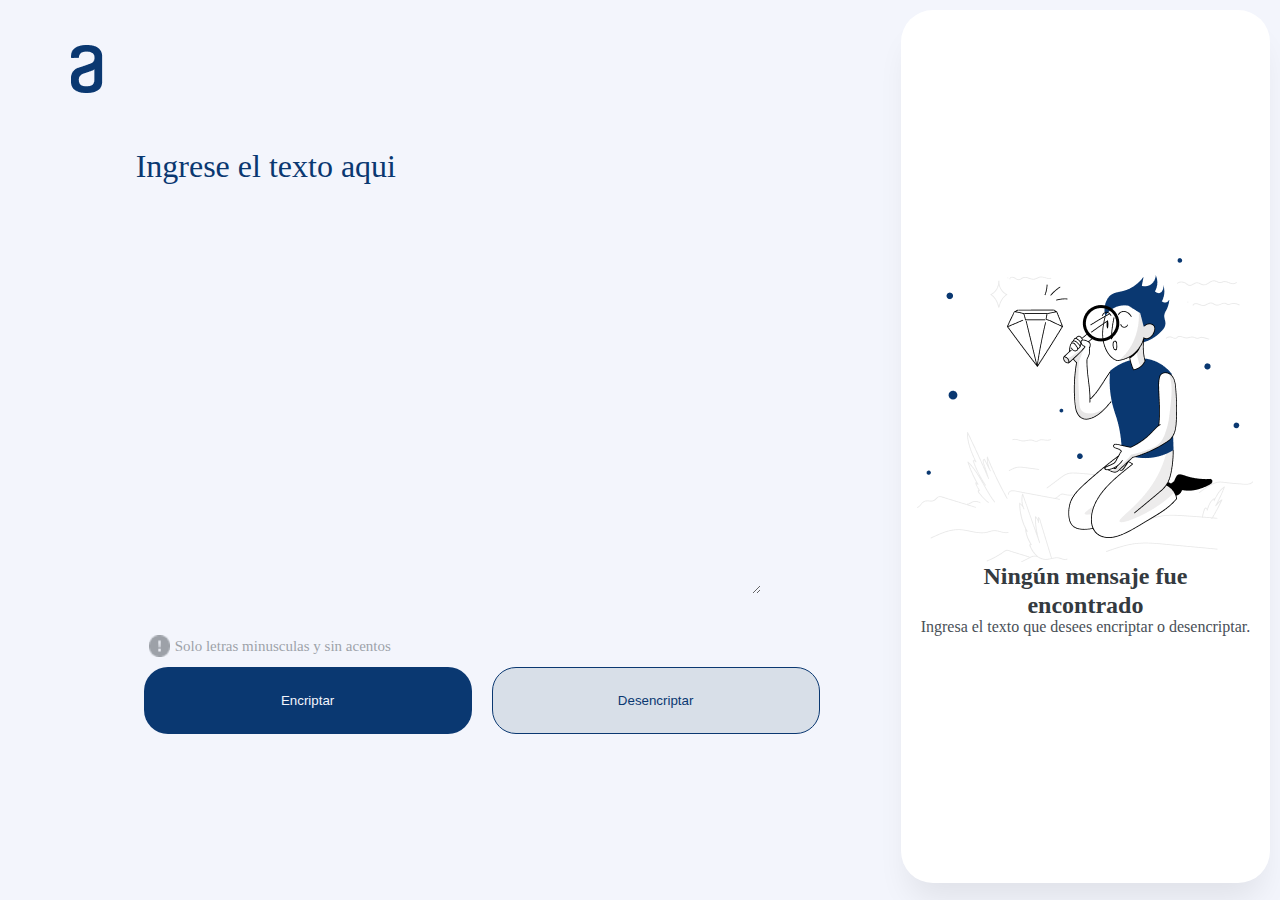
<file: index.html>
<!DOCTYPE html>

<html lang="es">

<head>
    <meta charset="UTF-8">
    <meta name="viewport" content="width=device-width">
    <title>ENCRIPTADOR</title>
    <link rel="stylesheet" href="reset.css">
    <link rel="stylesheet" href="style.css">

</head>

<body>
    <div class="principal-panel">
        <div class="panel-encriptador">
            <div class="logo">
                <img src="img/Logo.png" alt="logo encriptador">
            </div>
            <div class="div-ingresar-texto">
                <textarea type="text" placeholder="Ingrese el texto aqui" class="ingresartexto" required></textarea>
            </div>
            <div class="texto-advertencia">
                <img src="img/Vector.png" class="alert-img" alt="">
                <p>Solo letras minusculas y sin acentos</p>
            </div>
            <div class="botones">
                <button class="boton-encriptar">Encriptar</button>
                <button class="boton-desencriptar">Desencriptar</button>
            </div>
        </div>
        <div class="rectangulo-derecho">
            <div class="rectangulo-contain">
                <img src="img/muñeco.png" class="img-panel-derecho" alt="imgane del panel de encriptador">
                <P class="texto-mendaje-no-encontrado">Ningún mensaje fue <br> encontrado</P>
                <p class="texto-sugerencia">Ingresa el texto que desees encriptar o desencriptar.</P>
            </div>
            <div class="panel-text-encriptado">
                <p for="" class="p-text-encriptado"></p>
                <div class="divBoton">
                    <button class="botonCopiar">Copiar</button>
                </div>
            </div>
        </div>
    </div>
</body>
<script>

    let textarea = document.querySelector("textarea");
    let botonEncriptar = document.querySelector(".boton-encriptar");
    let botonDesencriptar = document.querySelector(".boton-desencriptar")

    function encriptartexto(text) {
        let textFormt = text.toString().split("");
        let textEncriptado = "";

        for (let index = 0; index < textFormt.length; index++) {
            switch (textFormt[index]) {
                case "a":
                    textFormt[index] = "ai";
                    break;
                case "e":
                    textFormt[index] = "enter"
                    break;
                case "i":
                    textFormt[index] = "imes"
                    break;
                case "o":
                    textFormt[index] = "ober"
                    break;
                case "u":
                    textFormt[index] = "ufat"
                    break;
            }
            textEncriptado += textFormt[index]
        }
        return textEncriptado;
    }

    function desencriptartexto(text) {
        let textFormt = text;
        textFormt = textFormt.toString().replace(/ai/g, "a");
        textFormt = textFormt.toString().replace(/enter/g, "e");
        textFormt = textFormt.toString().replace(/imes/g, "i");
        textFormt = textFormt.toString().replace(/ober/g, "o");
        textFormt = textFormt.toString().replace(/ufat/g, "u");
        return textFormt;
    }

    function validarTexto(params) {
        let caracterValido = /[a-z\s\,\.\;\:\!\¿\?\"\$\#\%\&\(\)\<\>\*\¡\-\_]+/
        for (let index = 0; index < params.length; index++) {
            if (!params[index].match(caracterValido)) {
                return true;
            }
        }
    }

    function encrioptar() {

        let text = textarea.value;
        if (text == 0) {
            alert("Por favor, ingrese el texto que desea encriptar")
        } else {
            if (validarTexto(text)) {
                alert("el texto no puede caracteres en mayuscula, ni llevar acentos")
            }
            else {
                let p = document.querySelector(".p-text-encriptado");
                p.innerText = encriptartexto(textarea.value);
                textarea.value = "";
                document.querySelector(".rectangulo-contain").style.display = "none";
                document.querySelector(".panel-text-encriptado").style.display = "block";
            }
        }
    }

    function desencriptar() {
        let text = textarea.value;
        if (text == 0) {
            alert("Por favor, ingrese el texto que desea desencriptar")
        } else {
            if (validarTexto(text)) {
                alert("el texto no puede caracteres en mayuscula, ni llevar acentos")
            } else {
                let p = document.querySelector(".p-text-encriptado");
                p.innerText = desencriptartexto(textarea.value);
                textarea.value = "";
                document.querySelector(".rectangulo-contain").style.display = "none";
                document.querySelector(".panel-text-encriptado").style.display = "block";
            }
        }
    }

    function copy() {
        let copyText = document.querySelector(".p-text-encriptado").textContent;
        navigator.clipboard.writeText(copyText);
    }

    document.querySelector(".botonCopiar").onclick = copy;
    botonEncriptar.onclick = encrioptar;
    botonDesencriptar.onclick = desencriptar;

</script>

</html>
</file>
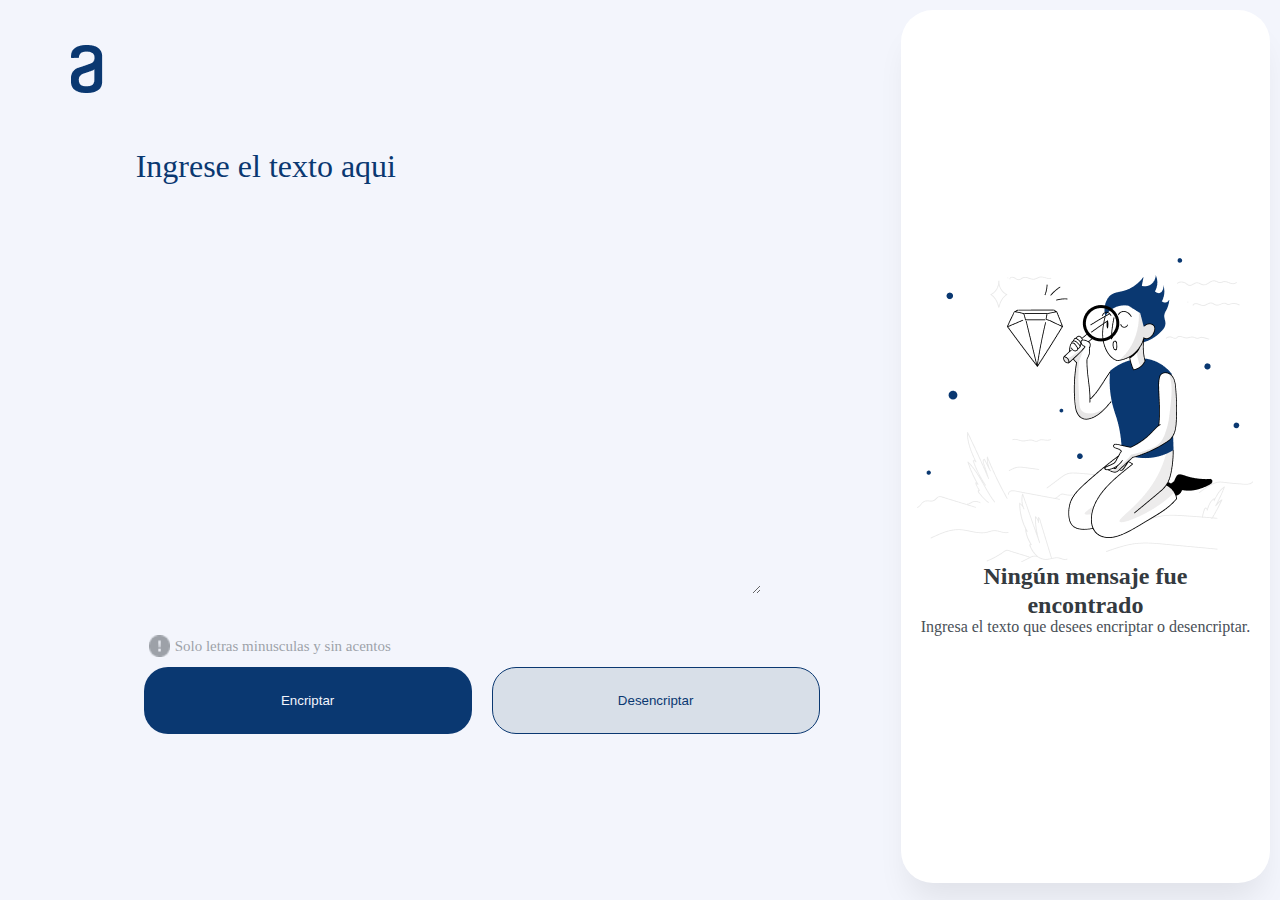
<file: Encriptador.html>
<!DOCTYPE html>

<html lang="es">

<head>
    <meta charset="UTF-8">
    <meta name="viewport" content="width=device-width">
    <title>ENCRIPTADOR</title>
    <link rel="stylesheet" href="reset.css">
    <link rel="stylesheet" href="style.css">

</head>

<body>
    <div class="principal-panel">
        <div class="panel-encriptador">
            <div class="logo">
                <img src="img/Logo.png" alt="logo encriptador">
            </div>
            <div class="div-ingresar-texto">
                <textarea type="text" placeholder="Ingrese el texto aqui" class="ingresartexto" required></textarea>
            </div>
            <div class="texto-advertencia">
                <img src="img/Vector.png" class="alert-img" alt="">
                <p>Solo letras minusculas y sin acentos</p>
            </div>
            <div class="botones">
                <button class="boton-encriptar">Encriptar</button>
                <button class="boton-desencriptar">Desencriptar</button>
            </div>
        </div>
        <div class="rectangulo-derecho">
            <div class="rectangulo-contain">
                <img src="img/muñeco.png" class="img-panel-derecho" alt="imgane del panel de encriptador">
                <P class="texto-mendaje-no-encontrado">Ningún mensaje fue <br> encontrado</P>
                <p class="texto-sugerencia">Ingresa el texto que desees encriptar o desencriptar.</P>
            </div>
            <div class="panel-text-encriptado">
                <p for="" class="p-text-encriptado"></p>
                <div class="divBoton">
                    <button class="botonCopiar">Copiar</button>
                </div>
            </div>
        </div>
    </div>
</body>
<script>

    let textarea = document.querySelector("textarea");
    let botonEncriptar = document.querySelector(".boton-encriptar");
    let botonDesencriptar = document.querySelector(".boton-desencriptar")

    function encriptartexto(text) {
       let textFormt = text.toString().split("");
       let textEncriptado = "";

        for (let index = 0; index < textFormt.length; index++) {
            switch (textFormt[index]) {
                case "a":
                    textFormt[index] = "ai";
                    break;
                case "e":
                    textFormt[index] = "enter"
                    break;
                case "i":
                    textFormt[index] = "imes"
                    break;
                case "o":
                    textFormt[index] = "ober"
                    break;
                case "u":
                    textFormt[index] = "ufat"
                    break;
            }

            textEncriptado += textFormt[index]

        }
        
        return textEncriptado;
    }

    function desencriptartexto(text) {
        let textFormt = text;




        textFormt = textFormt.toString().replace(/ai/g, "a");
        textFormt = textFormt.toString().replace(/enter/g, "e");
        textFormt = textFormt.toString().replace(/imes/g, "i");
        textFormt = textFormt.toString().replace(/ober/g, "o");
        textFormt = textFormt.toString().replace(/ufat/g, "u");

        return textFormt;

    }

    function encrioptar() {
        if (textarea.value == 0) {
            alert("Por favor, ingrese el texto que desea encriptar")
        } else {
            let p = document.querySelector(".p-text-encriptado");
            p.innerText = encriptartexto(textarea.value);
            textarea.value = "";
            document.querySelector(".rectangulo-contain").style.display = "none";
            document.querySelector(".panel-text-encriptado").style.display = "block";
        }
    }

    function desencriptar(){
        if (textarea.value == 0) {
            alert("Por favor, ingrese el texto que desea desencriptar")
        } else {
            let p = document.querySelector(".p-text-encriptado");
            p.innerText = desencriptartexto(textarea.value);
            textarea.value = "";
            document.querySelector(".rectangulo-contain").style.display = "none";
            document.querySelector(".panel-text-encriptado").style.display = "block";
        }
    }

    function copy() {
        let copyText = document.querySelector(".p-text-encriptado").textContent;
        navigator.clipboard.writeText(copyText);
    }

    document.querySelector(".botonCopiar").onclick = copy;
    botonEncriptar.onclick = encrioptar;
    botonDesencriptar.onclick = desencriptar;

</script>

</html>
</file>
<file: style.css>
html {
    background: #F3F5FC;
    padding: 0;
    margin: 0;

}

.principal-panel {
    width: 100%;
    height: 100%;
    display: flex;
    flex-direction: row;
}

.panel-encriptador {
    width: 70%;
    height: 100vh;
    display: flex;
    flex-direction: column;


}

.logo {
    margin: 5% 5% 5% 3%;
}

.div-ingresar-texto {

    height: 50%;
    padding: 0 15% 5% 15%;

}

.ingresartexto {
    width: 100%;
    height: 100%;
    border: none;
    background: #F3F5FC;
    font-family: 'Inter';
    font-style: normal;
    font-weight: 400;
    font-size: 32px;
    line-height: 150%;


}

.ingresartexto::placeholder {
    color: #0A3871;
}


.botones {
    width: 100%;
    display: flex;
    flex-direction: row;
    padding: 0 15% 0 15%;

}

.boton-encriptar {

    text-align: center;
    border: none;
    margin: 10px;
    width: 328px;
    height: 67px;
    /* Dark blue/dark-blue-300 */
    background: #0A3871;
    border-radius: 24px;
    color: #F3F5FC;
    /* Inside auto layout */
    flex: none;
    order: 0;
    flex-grow: 0;
}

.boton-encriptar:hover{
    background: #051b36;
}

.boton-encriptar:active{
    background: #0A3871;
}


.boton-desencriptar {
    width: 328px;
    height: 67px;
    margin: 10px;
    background: #D8DFE8;
    border: 1px solid #0A3871;
    border-radius: 24px;
    color: #0A3871;
    /* Inside auto layout */
    flex: none;
    order: 1;
    flex-grow: 0;
}

.boton-desencriptar:hover{
    background: #b5bbc3;
}

.boton-desencriptar:active{
    background: #D8DFE8;
}

.texto-advertencia {
    display: flex;
    flex-direction: row;
    padding: 0 15% 0 15%;
    font-family: 'Inter';
    font-style: normal;
    font-weight: 400;
    font-size: 15px;
    line-height: 150%;
    color: #495057;
    opacity: 0.5;
}

.alert-img {

    width: 21px;
    margin: 0 5px 0 0;
    padding: 0 0 0 15px;
}

.rectangulo-derecho {
    width: 29%;
    height: 97vh;
    margin: 10px;
    display: flex;
    flex-direction: column;
    /* White */
    background: #FFFFFF;
    /* shadow */
    box-shadow: 0px 24px 32px -8px rgba(0, 0, 0, 0.08);
    border-radius: 32px;
}

.rectangulo-contain {
    display: flex;
    flex-direction: column;
    justify-content: center;
    align-items: center;
    width: 100%;
    height: 100%;

}

.texto-mendaje-no-encontrado {
    font-family: 'Inter';
    font-style: normal;
    font-weight: 700;
    font-size: 24px;
    line-height: 120%;
    /* or 29px */
    text-align: center;
    /* Gray/gray-500 */
    color: #343A40;
}

.texto-sugerencia {
    color: #495057;
}

.panel-text-encriptado {
    display: flex;
    flex-direction: column;
    justify-content: center;
    align-items: center;
    width: 100%;
    height: 100%;
    display: none;
    
}

.p-text-encriptado {
    height: 65%;
    margin: 10%;
    overflow: scroll
}

.botonCopiar {
    width: 60%;
    height: 70px;
    margin: 10% 0 0 20%;
    background: #FFFFFF;
    color: #0A3871;
    border: 1px solid #0A3871;
    border-radius: 24px;
}

.botonCopiar:hover{
    background: #D8DFE8;
}

.botonCopiar:active{
    background: #FFFFFF;
}
</file>
